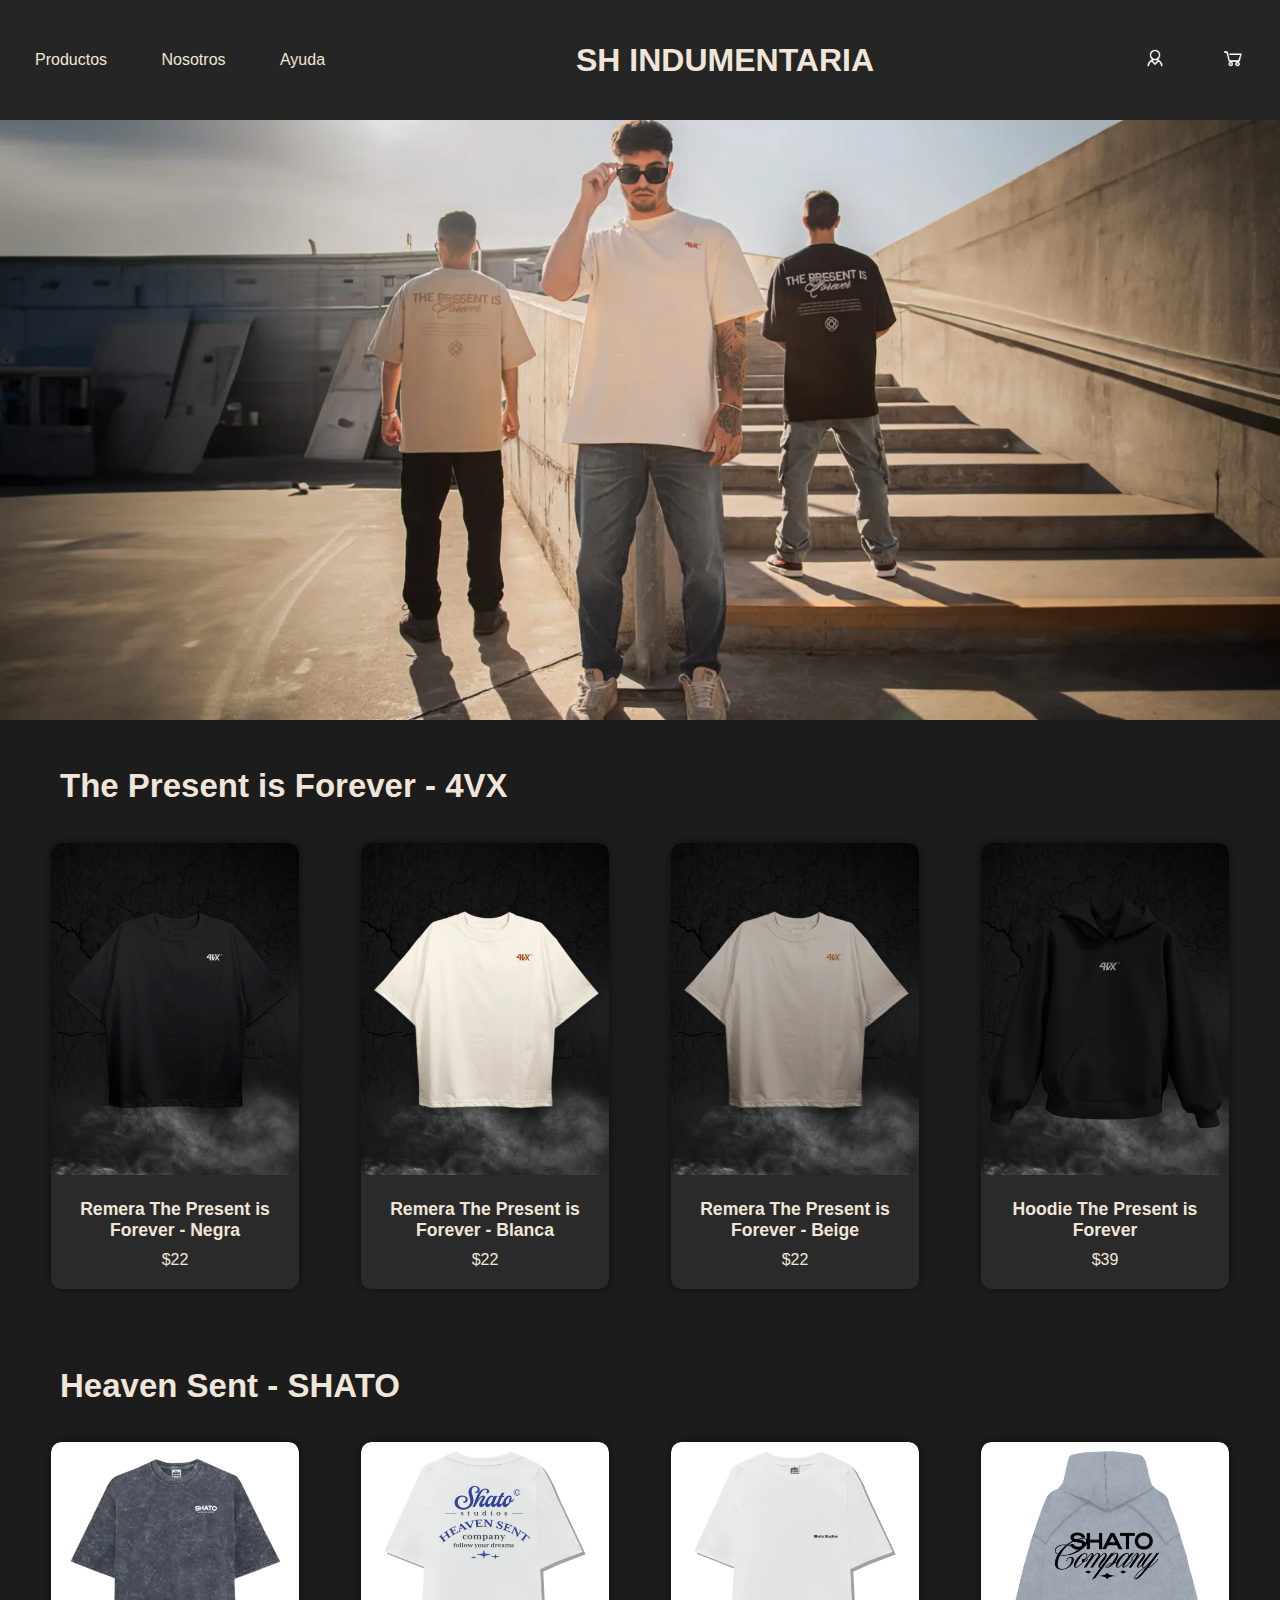
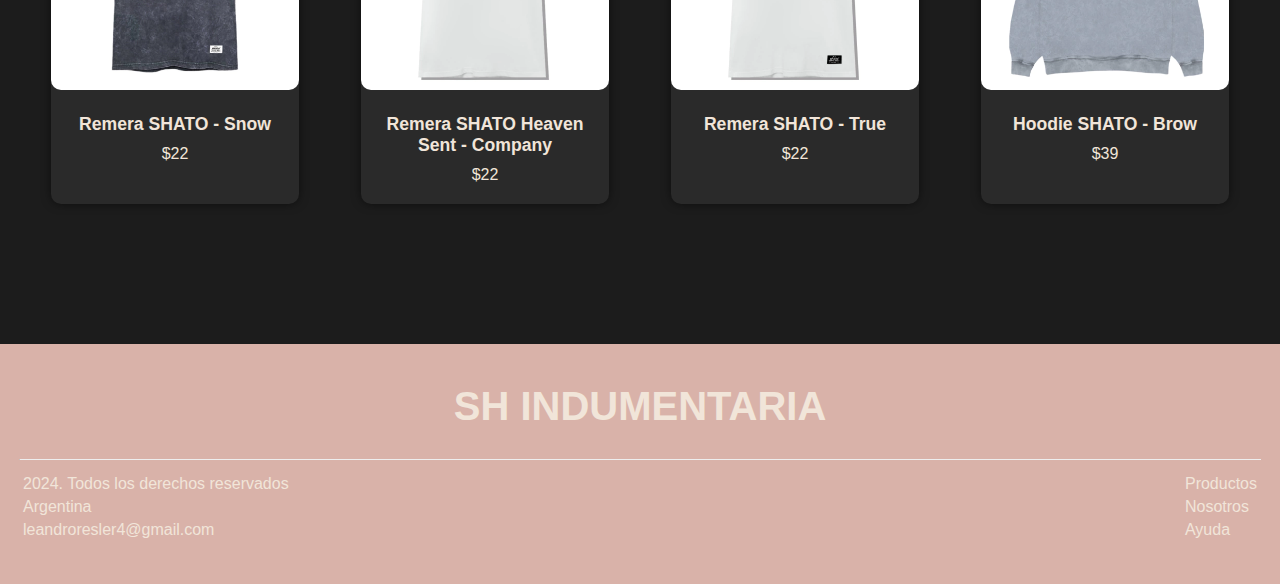
<file: index.html>
<!DOCTYPE html>
<html>
    <head>
        <title>SH INDUMENTARIA</title>
        
        <link rel="stylesheet" type="text/css" href="styles.css">
        <link rel="stylesheet" type="text/css" href="seccion-style.css">
        <script src="script.js"></script>
    </head>

    <body>

        <header>
            <div class="menu">
                <div class="navegacion">
                    <nav>
                        <ul>
                            <div class="left">
                                <li><a href="secciones/productos.html">Productos</a></li>
                                <li><a href="secciones/nosotros.html">Nosotros</a></li>
                                <li><a href="secciones/ayuda.html">Ayuda</a></li>
                            </div>
                            <div class="center">
                                <div id="titulo">
                                    <h1><a href="index.html">SH INDUMENTARIA</a></h1>
                                </div>
                            </div>
                            <div class="right">
                                <li class="cuenta"><a href="secciones/micuenta.html"><img src="iconos/micuenta.png" alt="Mi cuenta"></a></li>
                                <li class="carrito"><a href="secciones/carrito.html"><img src="iconos/carrito.png" alt="carrito"></a></li>
                            </div>
                        </ul>
                    </nav>
                </div>
            </div>
        </header>

        <div class="slider">
            <div class="slides">
                <div class="slide">
                    <img src="img/intro-4vx.jpg" alt="Slider Image 1">
                </div>
                <div class="slide">
                    <img src="img/intro-shato.jpg" alt="Slider Image 2">
                </div>
            </div>
        </div>

        <main>
            <div class="titulo-destacado">
                <h2>The Present is Forever - 4VX</h2>
            </div>
            <section id="destacados">
                <div class="producto">
                    <img src="img/Remera-Present-Negra-Frente.jpg" alt="Remera The Present is Forever - Negra">
                    <div class="ver"><button onclick="agregarAlCarrito('Remera The Present is Forever - Negra', 22)">COMPRAR</button></div>
                    <div class="producto-info">
                        <h4>Remera The Present is Forever - Negra</h4>
                        <p>$22</p>
                    </div>
                </div>
                <div class="producto">
                    <img src="img/Remera-Present-Beige-Frente.jpg" alt="Remera The Present is Forever - Blanca">
                    <div class="ver"><button onclick="agregarAlCarrito('Remera The Present is Forever - Blanca', 22)">COMPRAR</button></div>
                    <div class="producto-info">
                        <h4>Remera The Present is Forever - Blanca</h4>
                        <p>$22</p>
                    </div>
                </div>
                <div class="producto">
                    <img src="img/Remera-Present-Marron-Frente.jpg" alt="Remera The Present is Forever - Beige">
                    <div class="ver"><button onclick="agregarAlCarrito('Remera The Present is Forever - Beige', 22)">COMPRAR</button></div>
                    <div class="producto-info">
                        <h4>Remera The Present is Forever - Beige</h4>
                        <p>$22</p>
                    </div>
                </div>
                <div class="producto">
                    <img src="img/Buzo-The-present-is-forever-FRENTE.jpg" alt="Hoodie The Present is Forever">
                    <div class="ver"><button onclick="agregarAlCarrito('Hoodie The Present is Forever', 39)">COMPRAR</button></div>
                    <div class="producto-info">
                        <h4>Hoodie The Present is Forever</h4>
                        <p>$39</p>
                    </div>
                </div>
            </section>
            
            <div class="titulo-destacado">
                <h2>Heaven Sent - SHATO</h2>
            </div>
            <section id="destacados">
                <div class="producto">
                    <img src="img/remera-shato1webp.jpg" alt="Remera SHATO - Snow">
                    <div class="ver"><button onclick="agregarAlCarrito('Remera SHATO - Snow', 22)">COMPRAR</button></div>
                    <div class="producto-info">
                        <h4>Remera SHATO - Snow</h4>
                        <p>$22</p>
                    </div>
                </div>
                <div class="producto">
                    <img src="img/remera-shato2webp.jpg" alt="Remera SHATO Heaven Sent - Company">
                    <div class="ver"><button onclick="agregarAlCarrito('Remera SHATO Heaven Sent - Company', 22)">COMPRAR</button></div>
                    <div class="producto-info">
                        <h4>Remera SHATO Heaven Sent - Company</h4>
                        <p>$22</p>
                    </div>
                </div>
                <div class="producto">
                    <img src="img/remera-shato3webp.jpg" alt="Remera SHATO - True">
                    <div class="ver"><button onclick="agregarAlCarrito('Remera SHATO - True', 22)">COMPRAR</button></div>
                    <div class="producto-info">
                        <h4>Remera SHATO - True</h4>
                        <p>$22</p>
                    </div>
                </div>
                <div class="producto">
                    <img src="img/buzo-shato1.jpg" alt="Hoodie SHATO - Brow">
                    <div class="ver"><button onclick="agregarAlCarrito('Hoodie SHATO - Brow', 39)">COMPRAR</button></div>
                    <div class="producto-info">
                        <h4>Hoodie SHATO - Brow</h4>
                        <p>$39</p>
                    </div>
                </div>
            </section>
        </main>

        <footer class="footer">
            <div class="footer-title">
                <h3>SH INDUMENTARIA</h3>
            </div>
            <hr class="title-line">
            <div class="footer-sections">
                <div class="left">
                    <ul>
                        <li>2024. Todos los derechos reservados</li>
                        <li>Argentina</li>
                        <li>leandroresler4@gmail.com</li>
                    </ul>
                </div>
                <div class="right">
                    <ul>
                        <li><a href="secciones/productos.html">Productos</a></li>
                        <li><a href="secciones/nosotros.html">Nosotros</a></li>
                        <li><a href="secciones/ayuda.html">Ayuda</a></li>
                    </ul>
                </div>
            </div>
        </footer>

    </body>
</html>
</file>
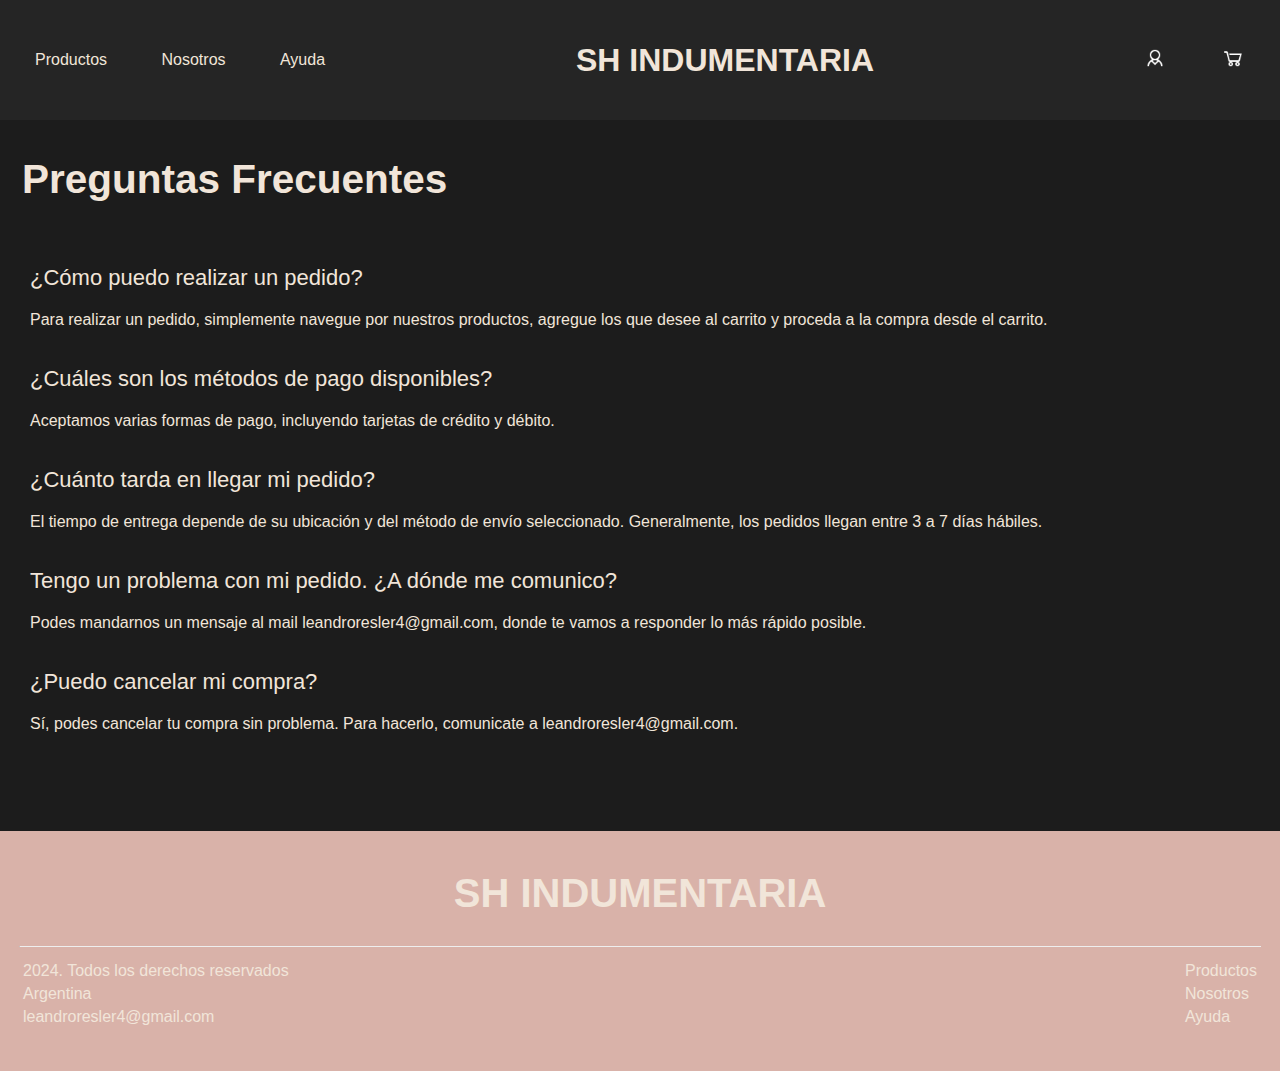
<file: secciones/ayuda.html>
<!DOCTYPE html>
<html lang="es">
<head>
    <title>SH INDUMENTARIA</title>
    <link rel="stylesheet" type="text/css" href="../styles.css">
    <link rel="stylesheet" type="text/css" href="../seccion-style.css">
    <script src="../script.js"></script>
</head>
<body>
    <header>
        <div class="menu">
            <div class="navegacion">
                <nav>
                    <ul>
                        <div class="left">
                            <li><a href="productos.html">Productos</a></li>
                            <li><a href="nosotros.html">Nosotros</a></li>
                            <li><a href="ayuda.html">Ayuda</a></li>
                        </div>
                        <div class="center">
                            <div id="titulo">
                                <h1><a href="../index.html">SH INDUMENTARIA</a></h1>
                            </div>
                        </div>
                        <div class="right">
                            <li class="cuenta"><a href="micuenta.html"><img src="../iconos/micuenta.png" alt="Mi cuenta"></a></li>
                            <li class="carrito"><a href="carrito.html"><img src="../iconos/carrito.png" alt="carrito"></a></li>
                        </div>
                    </ul>
                </nav>
            </div>
        </div>
    </header>

    <div class="titulo-faq">
    <h2>Preguntas Frecuentes</h2>
    </div>

    <div class="seccion-faq">
        <div class="faq">
            <div class="preguntas-faq">¿Cómo puedo realizar un pedido?</div>
            <div class="respuestas-faq">Para realizar un pedido, simplemente navegue por nuestros productos, agregue los que desee al carrito y proceda a la compra desde el carrito.</div>
            <br>
        </div>
        <div class="faq">
            <div class="preguntas-faq">¿Cuáles son los métodos de pago disponibles?</div>
            <div class="respuestas-faq">Aceptamos varias formas de pago, incluyendo tarjetas de crédito y débito.</div>
            <br>
        </div>
        <div class="faq">
            <div class="preguntas-faq">¿Cuánto tarda en llegar mi pedido?</div>
            <div class="respuestas-faq">El tiempo de entrega depende de su ubicación y del método de envío seleccionado. Generalmente, los pedidos llegan entre 3 a 7 días hábiles.</div>
            <br>
        </div>
        <div class="faq">
            <div class="preguntas-faq">Tengo un problema con mi pedido. ¿A dónde me comunico?</div>
            <div class="respuestas-faq">Podes mandarnos un mensaje al mail leandroresler4@gmail.com, donde te vamos a responder lo más rápido posible.</div>
            <br>
        </div>
        <div class="faq">
            <div class="preguntas-faq">¿Puedo cancelar mi compra?</div>
            <div class="respuestas-faq">Sí, podes cancelar tu compra sin problema. Para hacerlo, comunicate a leandroresler4@gmail.com.</div>
            <br>
        </div>
    </div>

    <footer class="footer">
        <div class="footer-title">
            <h3>SH INDUMENTARIA</h3>
        </div>
        <hr class="title-line">
        <div class="footer-sections">
            <div class="left">
                <ul>
                    <li>2024. Todos los derechos reservados</li>
                    <li>Argentina</li>
                    <li>leandroresler4@gmail.com</li>
                </ul>
            </div>
            <div class="right">
                <ul>
                    <li><a href="productos.html">Productos</a></li>
                    <li><a href="nosotros.html">Nosotros</a></li>
                    <li><a href="ayuda.html">Ayuda</a></li>
                </ul>
            </div>
        </div>
    </footer>

</body>
</html>
</file>
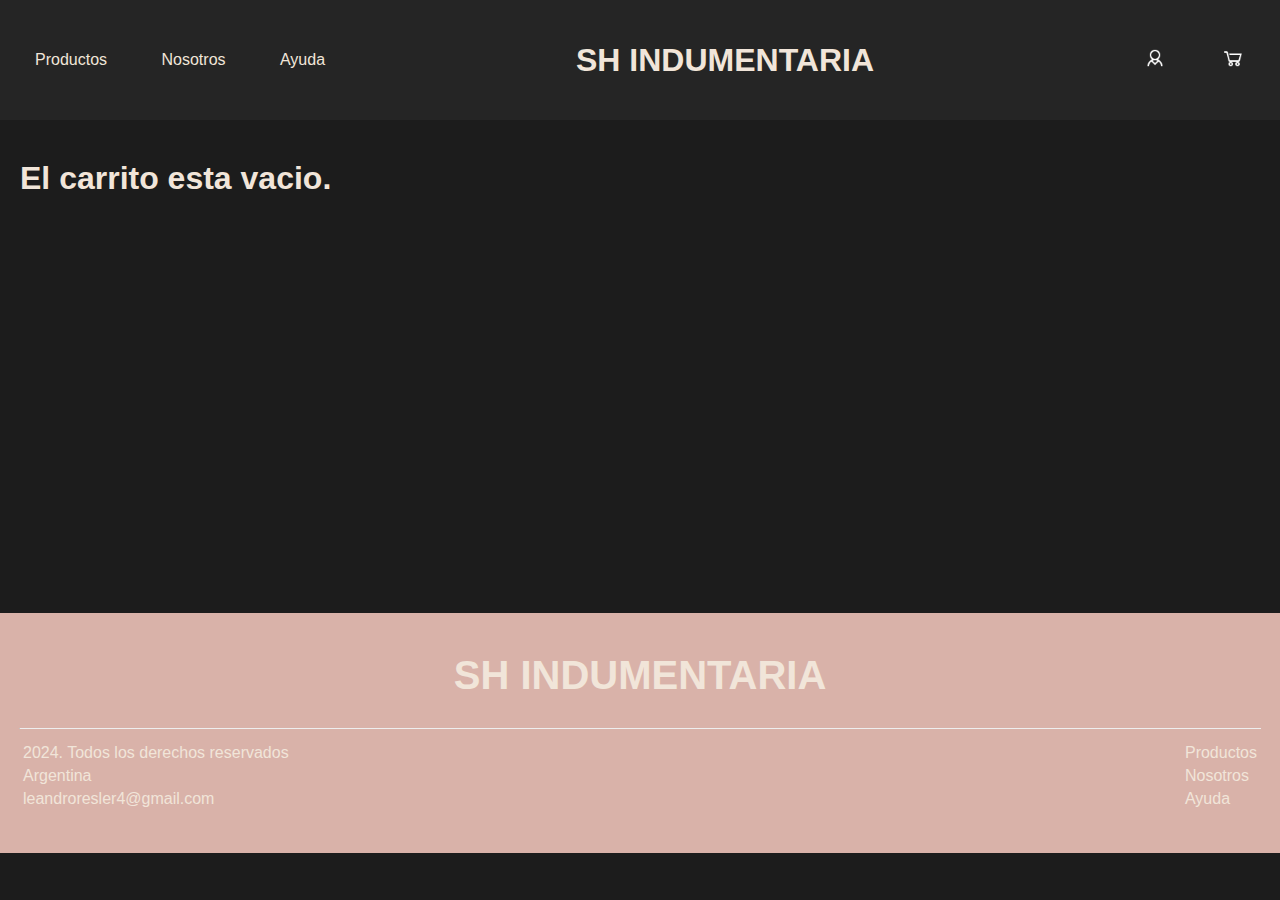
<file: secciones/carrito.html>
<!DOCTYPE html>
<html lang="es">
    <head>
        <title>SH INDUMENTARIA</title>
        <link rel="stylesheet" type="text/css" href="../styles.css">
        <link rel="stylesheet" type="text/css" href="../seccion-style.css">
        <script src="../script.js"></script>
        <script>
            document.addEventListener('DOMContentLoaded', function () {
                mostrarCarrito();
            });
        </script>
    </head>

    <body>

        <header>
            <div class="menu">
                <div class="navegacion">
                    <nav>
                        <ul>
                            <div class="left">
                                <li><a href="productos.html">Productos</a></li>
                                <li><a href="nosotros.html">Nosotros</a></li>
                                <li><a href="ayuda.html">Ayuda</a></li>
                            </div>
                            <div class="center">
                                <div id="titulo">
                                    <h1><a href="../index.html">SH INDUMENTARIA</a></h1>
                                </div>
                            </div>
                            <div class="right">
                                <li class="cuenta"><a href="micuenta.html"><img src="../iconos/micuenta.png" alt="Mi cuenta"></a></li>
                                <li class="carrito"><a href="carrito.html"><img src="../iconos/carrito.png" alt="carrito"></a></li>
                            </div>
                        </ul>
                    </nav>
                </div>
            </div>
        </header>


        <div id="carrito">
            <h1>Carrito</h1>
        </div>


        <footer class="footer">
            <div class="footer-title">
                <h3>SH INDUMENTARIA</h3>
            </div>
            <hr class="title-line">
            <div class="footer-sections">
                <div class="left">
                    <ul>
                        <li>2024. Todos los derechos reservados</li>
                        <li>Argentina</li>
                        <li>leandroresler4@gmail.com</li>
                    </ul>
                </div>
                <div class="right">
                    <ul>
                        <li><a href="productos.html">Productos</a></li>
                        <li><a href="nosotros.html">Nosotros</a></li>
                        <li><a href="ayuda.html">Ayuda</a></li>
                    </ul>
                </div>
            </div>
        </footer>
        
    </body>
</html>
</file>
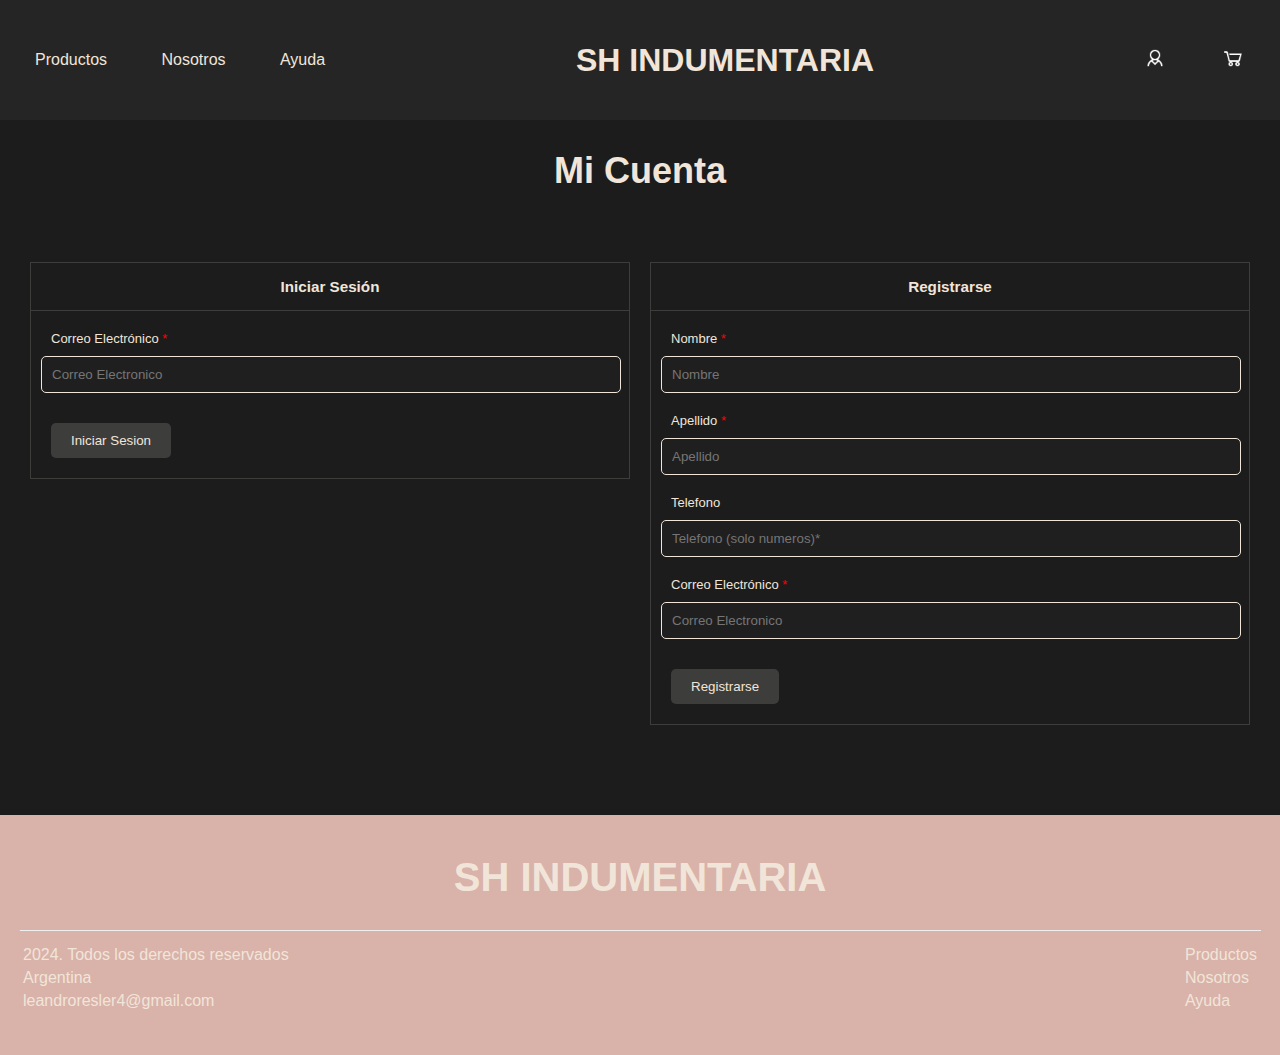
<file: secciones/micuenta.html>
<!DOCTYPE html>
<html lang="es">
    <head>
        <title>SH INDUMENTARIA</title>
        <link rel="stylesheet" type="text/css" href="../styles.css" />
        <link rel="stylesheet" type="text/css" href="../seccion-style.css" />
        <script src="../script.js"></script>
    </head>

    <body>

        <header>
            <div class="menu">
                <div class="navegacion">
                    <nav>
                        <ul>
                            <div class="left">
                                <li><a href="productos.html">Productos</a></li>
                                <li><a href="nosotros.html">Nosotros</a></li>
                                <li><a href="ayuda.html">Ayuda</a></li>
                            </div>
                            <div class="center">
                                <div id="titulo">
                                    <h1><a href="../index.html">SH INDUMENTARIA</a></h1>
                                </div>
                            </div>
                            <div class="right">
                                <li class="cuenta"><a href="micuenta.html"><img src="../iconos/micuenta.png" alt="Mi cuenta"></a></li>
                                <li class="carrito"><a href="carrito.html"><img src="../iconos/carrito.png" alt="carrito"></a></li>
                            </div>
                        </ul>
                    </nav>
                </div>
            </div>
        </header>

        <div class="title-form">
            <h1>Mi Cuenta</h1>
        </div>

        <section class="formulario">
            <div class="formulario-left">
                <form id="form-left">
                    <div class="title-form-left">
                        <h3>Iniciar Sesión</h3>
                    </div>

                    <label>Correo Electrónico <span class="aterisco">*</span></label>
                    <input type="text" name="correo" placeholder="Correo Electronico">
    
                    <button type="button" onclick="validarSesion()" id="button-form-left">Iniciar Sesion</button>

                </form>
            </div>

            <div class="formulario-right">
                <form id="form-right">
                    <div class="title-form-right">
                        <h3>Registrarse</h3>
                    </div>

                    <label>Nombre <span class="aterisco">*</span></label>
                    <input type="text" name="nombre" placeholder="Nombre">

                    <label>Apellido <span class="aterisco">*</span></label>
                    <input type="text" name="apellido" placeholder="Apellido">
    
                    <label>Telefono</label>
                    <input type="text" name="telefono" placeholder="Telefono (solo numeros)*">

                    <label>Correo Electrónico <span class="aterisco">*</span></label>
                    <input type="text" name="correo" placeholder="Correo Electronico">
    
                    <button type="button" onclick="validarRegistro()" id="button-form-right">Registrarse</button>
                </form>
            </div>
        </section>

        <footer class="footer">
            <div class="footer-title">
                <h3>SH INDUMENTARIA</h3>
            </div>
            <hr class="title-line">
            <div class="footer-sections">
                <div class="left">
                    <ul>
                        <li>2024. Todos los derechos reservados</li>
                        <li>Argentina</li>
                        <li>leandroresler4@gmail.com</li>
                    </ul>
                </div>
                <div class="right">
                    <ul>
                        <li><a href="productos.html">Productos</a></li>
                        <li><a href="nosotros.html">Nosotros</a></li>
                        <li><a href="ayuda.html">Ayuda</a></li>
                    </ul>
                </div>
            </div>
        </footer>
        
    </body>
</html>
</file>
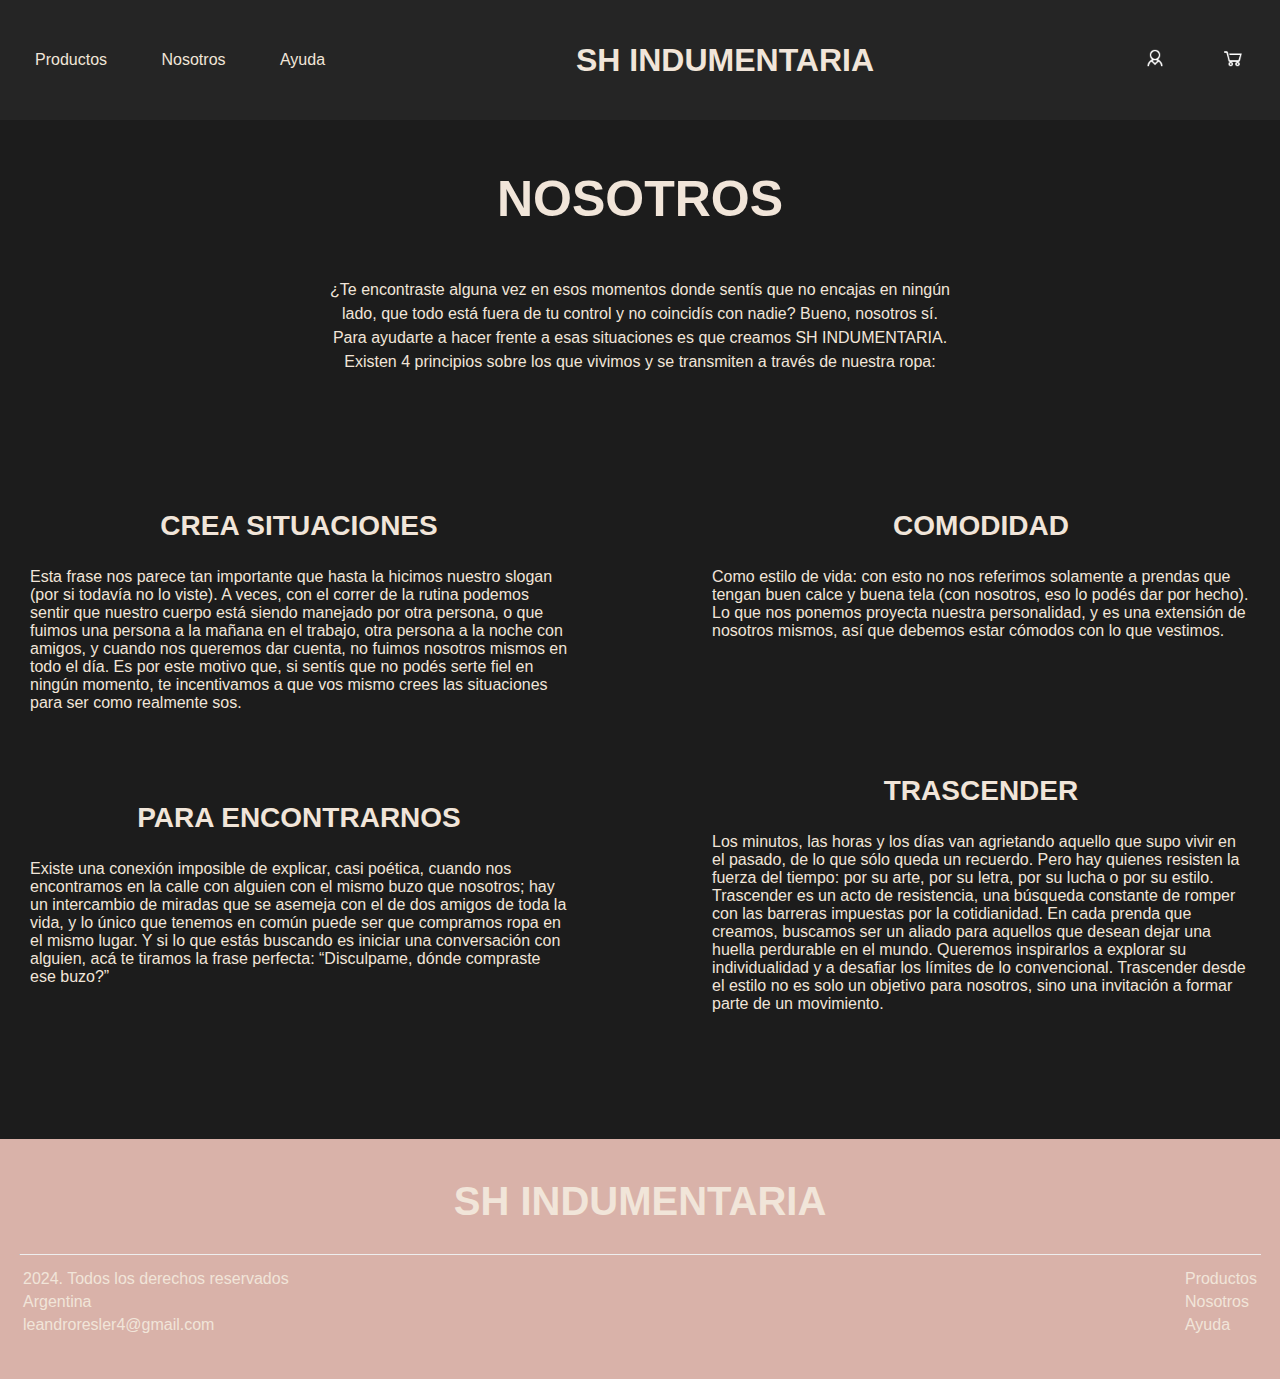
<file: secciones/nosotros.html>
<!DOCTYPE html>
<html lang="en">
    <head>
        <title>SH INDUMENTARIA</title>
        <link rel="stylesheet" type="text/css" href="../styles.css" />
        <link rel="stylesheet" type="text/css" href="../seccion-style.css" />
    </head>

    <body>
    
        <header>
            <div class="menu">
                <div class="navegacion">
                    <nav>
                        <ul>
                            <div class="left">
                                <li><a href="productos.html">Productos</a></li>
                                <li><a href="nosotros.html">Nosotros</a></li>
                                <li><a href="ayuda.html">Ayuda</a></li>
                            </div>
                            <div class="center">
                                <div id="titulo">
                                    <h1><a href="../index.html">SH INDUMENTARIA</a></h1>
                                </div>
                            </div>
                            <div class="right">
                                <li class="cuenta"><a href="micuenta.html"><img src="../iconos/micuenta.png" alt="Mi cuenta"></a></li>
                                <li class="carrito"><a href="carrito.html"><img src="../iconos/carrito.png" alt="carrito"></a></li>
                            </div>
                        </ul>
                    </nav>
                </div>
            </div>
        </header>

        <main class="container-nosotros">
            <div class="top-panel">
                <h3>NOSOTROS</h3>
                <div class="text-top-panel">
                    <p>¿Te encontraste alguna vez en esos momentos donde sentís que no encajas en ningún lado, que todo está fuera de tu control y no coincidís con nadie? Bueno, nosotros sí. Para ayudarte a hacer frente a esas situaciones es que creamos SH INDUMENTARIA. Existen 4 principios sobre los que vivimos y se transmiten a través de nuestra ropa:</p>
                </div>
            </div>
            <div class="bottom-panels">
                <div class="left-panel">
                    <div class="text-nosotros">
                        <h4>CREA SITUACIONES</h4>
                        <p>Esta frase nos parece tan importante que hasta la hicimos nuestro slogan (por si todavía no lo viste). A veces, con el correr de la rutina podemos sentir que nuestro cuerpo está siendo manejado por otra persona, o que fuimos una persona a la mañana en el trabajo, otra persona a la noche con amigos, y cuando nos queremos dar cuenta, no fuimos nosotros mismos en todo el día. Es por este motivo que, si sentís que no podés serte fiel en ningún momento, te incentivamos a que vos mismo crees las situaciones para ser como realmente sos.</p>
                    </div>
                    <div class="text-nosotros">
                        <div class="bottom-panel-aling">
                            <h4>PARA ENCONTRARNOS</h4>
                            <p>Existe una conexión imposible de explicar, casi poética, cuando nos encontramos en la calle con alguien con el mismo buzo que nosotros; hay un intercambio de miradas que se asemeja con el de dos amigos de toda la vida, y lo único que tenemos en común puede ser que compramos ropa en el mismo lugar. Y si lo que estás buscando es iniciar una conversación con alguien, acá te tiramos la frase perfecta: “Disculpame, dónde compraste ese buzo?”</p>
                        </div>
                    </div>
                </div>
                <div class="right-panel">
                    <div class="text-nosotros">
                        <h4>COMODIDAD</h4>
                        <p>Como estilo de vida: con esto no nos referimos solamente a prendas que tengan buen calce y buena tela (con nosotros, eso lo podés dar por hecho). Lo que nos ponemos proyecta nuestra personalidad, y es una extensión de nosotros mismos, así que debemos estar cómodos con lo que vestimos.</p>
                    </div>
                    <div class="text-nosotros">
                        <div class="bottom-panel-aling">
                            <div class="aling-bottom">
                                <h4>TRASCENDER</h4>
                                <p>Los minutos, las horas y los días van agrietando aquello que supo vivir en el pasado, de lo que sólo queda un recuerdo. Pero hay quienes resisten la fuerza del tiempo: por su arte, por su letra, por su lucha o por su estilo. Trascender es un acto de resistencia, una búsqueda constante de romper con las barreras impuestas por la cotidianidad. En cada prenda que creamos, buscamos ser un aliado para aquellos que desean dejar una huella perdurable en el mundo. Queremos inspirarlos a explorar su individualidad y a desafiar los límites de lo convencional. Trascender desde el estilo no es solo un objetivo para nosotros, sino una invitación a formar parte de un movimiento.</p>
                            </div>
                        </div>
                    </div>
                </div>
            </div>
        </main>                

        <footer class="footer">
            <div class="footer-title">
                <h3>SH INDUMENTARIA</h3>
            </div>
            <hr class="title-line">
            <div class="footer-sections">
                <div class="left">
                    <ul>
                        <li>2024. Todos los derechos reservados</li>
                        <li>Argentina</li>
                        <li>leandroresler4@gmail.com</li>
                    </ul>
                </div>
                <div class="right">
                    <ul>
                        <li><a href="productos.html">Productos</a></li>
                        <li><a href="nosotros.html">Nosotros</a></li>
                        <li><a href="ayuda.html">Ayuda</a></li>
                    </ul>
                </div>
            </div>
        </footer>


    </body>
</html>
</file>
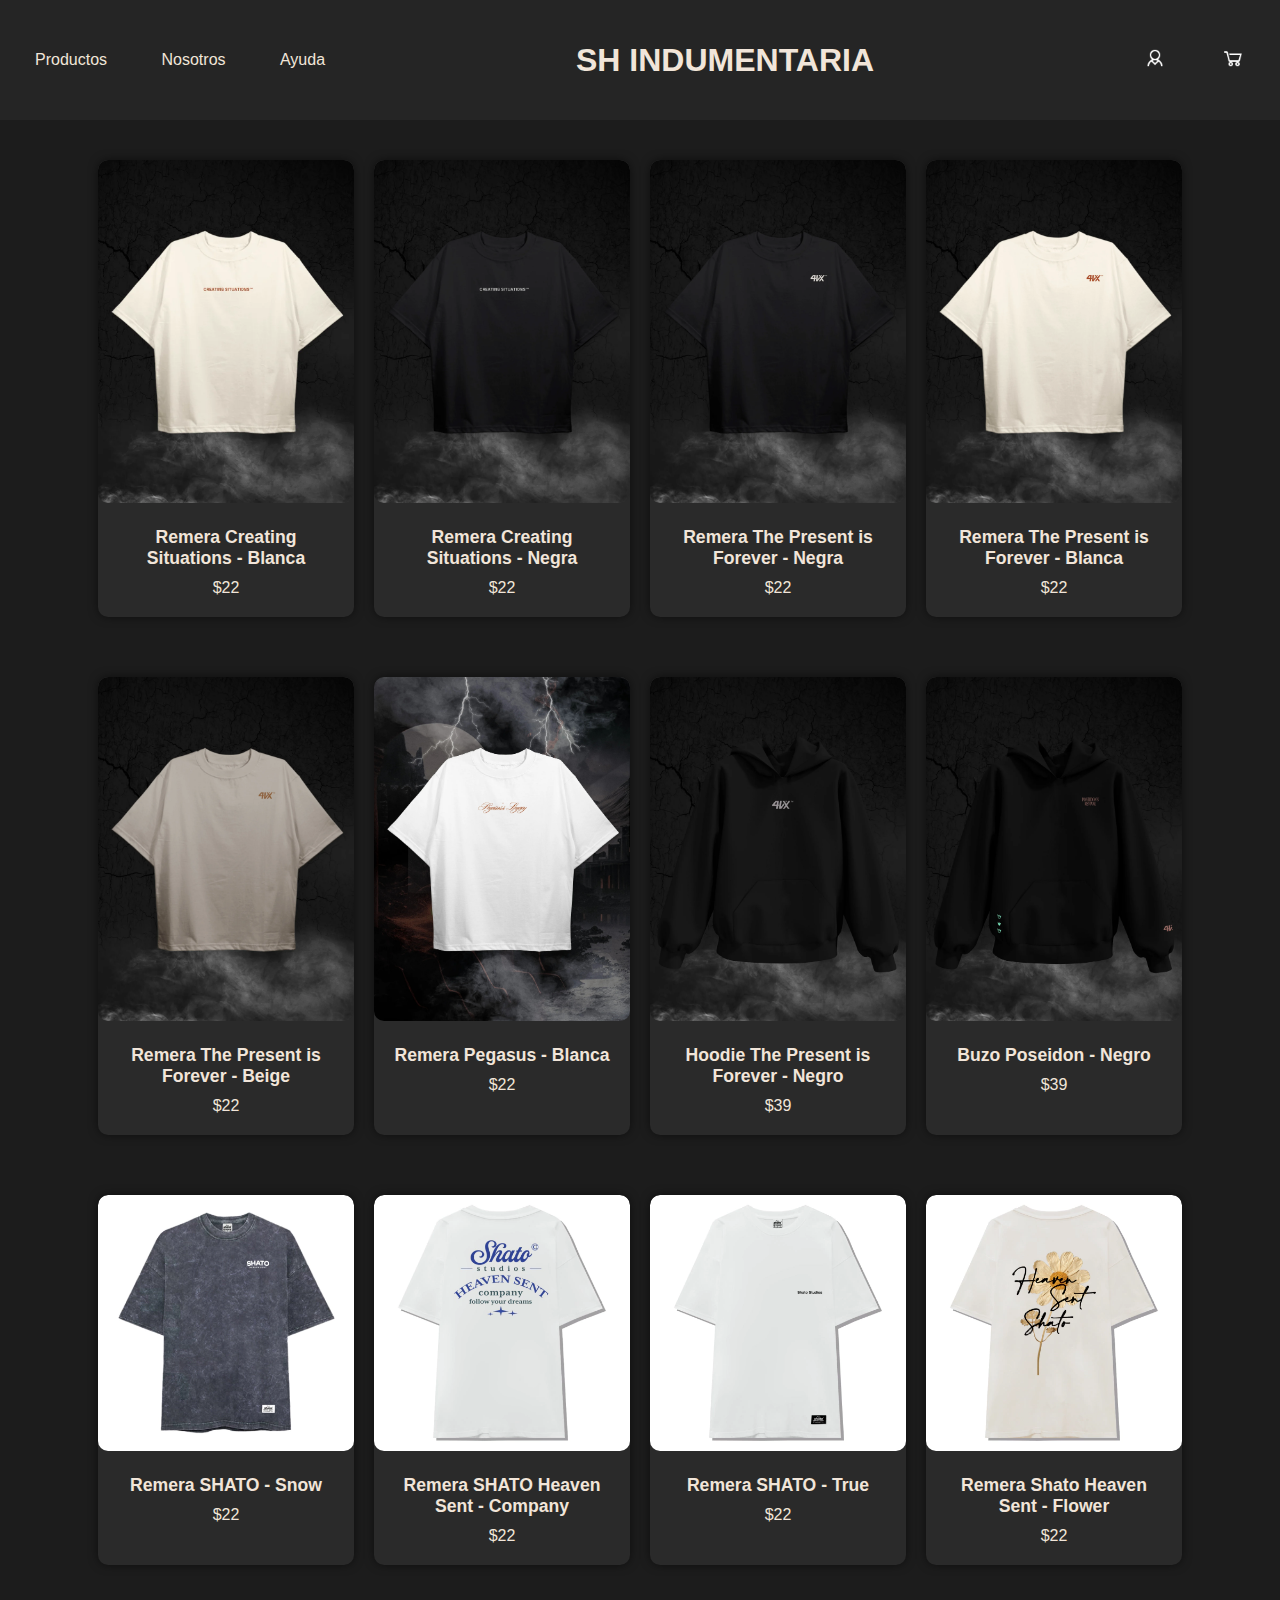
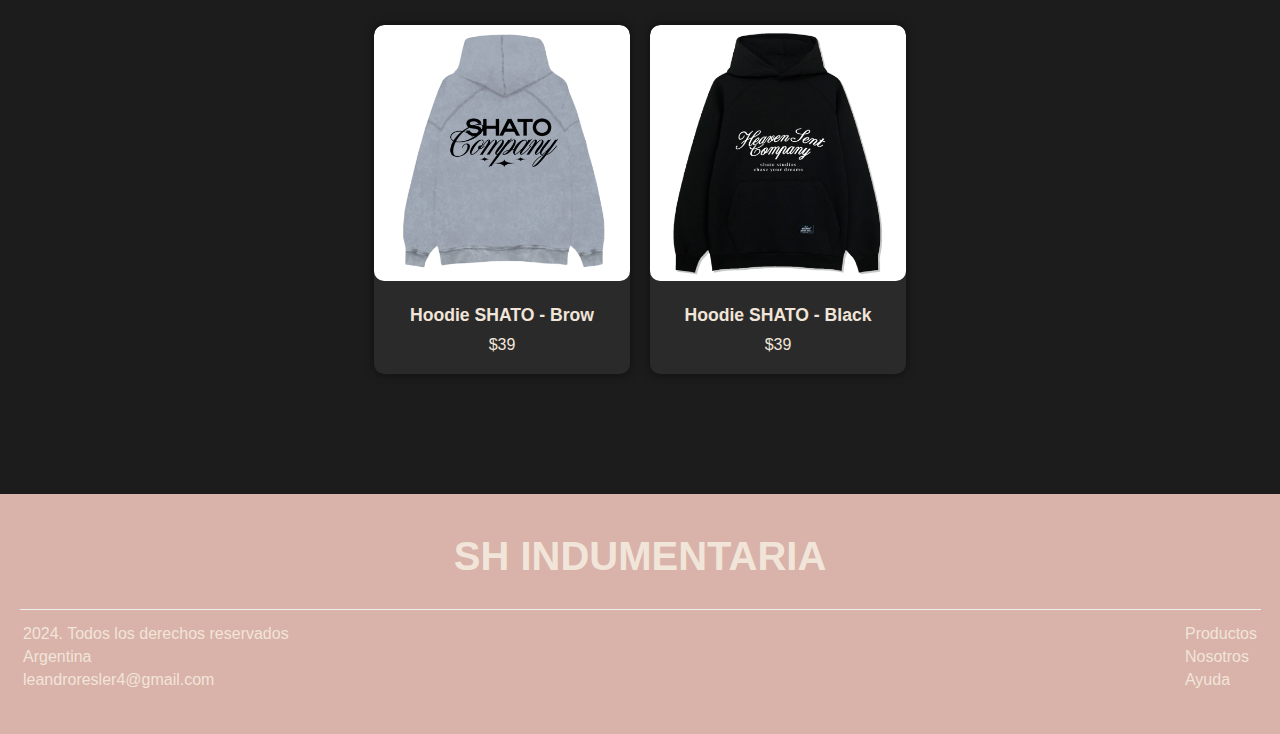
<file: secciones/productos.html>
<!DOCTYPE html>
<html lang="en">
  <head>
    <title>SH INDUMENTARIA</title>
    <link rel="stylesheet" type="text/css" href="../styles.css" />
    <link rel="stylesheet" type="text/css" href="../seccion-style.css" />
    <script src="../script.js"></script>
  </head>

  <body>
    <header>
      <div class="menu">
        <div class="navegacion">
          <nav>
            <ul>
              <div class="left">
                <li><a href="productos.html">Productos</a></li>
                <li><a href="nosotros.html">Nosotros</a></li>
                <li><a href="ayuda.html">Ayuda</a></li>
              </div>
              <div class="center">
                <div id="titulo">
                  <h1><a href="../index.html">SH INDUMENTARIA</a></h1>
                </div>
              </div>
              <div class="right">
                <li class="cuenta">
                  <a href="micuenta.html"
                    ><img src="../iconos/micuenta.png" alt="Mi cuenta"
                  /></a>
                </li>
                <li class="carrito">
                  <a href="carrito.html"
                    ><img src="../iconos/carrito.png" alt="carrito"
                  /></a>
                </li>
              </div>
            </ul>
          </nav>
        </div>
      </div>
    </header>

    <section class="all-products">
        <div class="producto">
        <img
          src="../img/Remera-Creating-Situations-Blanca.jpg"
          alt="Remera Creating Situations - Blanca"
        />
        <div class="ver">
          <button
            onclick="agregarAlCarrito('Remera Creating Situations - Blanca', 22)">
            COMPRAR
          </button>
        </div>
        <div class="producto-info">
          <h4>Remera Creating Situations - Blanca</h4>
          <p>$22</p>
        </div>
      </div>
        <div class="producto">
        <img
          src="../img/Remera-Creating-Situations-Negra-Frente.jpg"
          alt="Remera Creating Situations - Negra"
        />
        <div class="ver">
          <button
            onclick="agregarAlCarrito('Remera Creating Situations - Negra', 22)">
            COMPRAR
          </button>
        </div>
        <div class="producto-info">
          <h4>Remera Creating Situations - Negra</h4>
          <p>$22</p>
        </div>
      </div>
      <div class="producto">
        <img
          src="../img/Remera-Present-Negra-Frente.jpg"
          alt="Remera The Present is Forever - Negra"
        />
        <div class="ver">
          <button
            onclick="agregarAlCarrito('Remera The Present is Forever - Negra', 22)">
            COMPRAR
          </button>
        </div>
        <div class="producto-info">
          <h4>Remera The Present is Forever - Negra</h4>
          <p>$22</p>
        </div>
      </div>
      <div class="producto">
        <img
          src="../img/Remera-Present-Beige-Frente.jpg"
          alt="Remera The Present is Forever - Blanca"
        />
        <div class="ver">
          <button
            onclick="agregarAlCarrito('Remera The Present is Forever - Blanca', 22)">
            COMPRAR
          </button>
        </div>
        <div class="producto-info">
          <h4>Remera The Present is Forever - Blanca</h4>
          <p>$22</p>
        </div>
      </div>
      <div class="producto">
        <img
          src="../img/Remera-Present-Marron-Frente.jpg"
          alt="Remera The Present is Forever - Beige"
        />
        <div class="ver">
          <button
            onclick="agregarAlCarrito('Remera The Present is Forever - Beige', 22)">
            COMPRAR
          </button>
        </div>
        <div class="producto-info">
          <h4>Remera The Present is Forever - Beige</h4>
          <p>$22</p>
        </div>
      </div>
      <div class="producto">
        <img
          src="../img/Remera-Pegasus-Blanca-Frente.jpg"
          alt="Remera Pegasus - Blanca"
        />
        <div class="ver">
          <button
            onclick="agregarAlCarrito('Remera Pegasus - Blanca', 22)">
            COMPRAR
          </button>
        </div>
        <div class="producto-info">
          <h4>Remera Pegasus - Blanca</h4>
          <p>$22</p>
        </div>
      </div>
      <div class="producto">
        <img
          src="../img/Buzo-The-present-is-forever-FRENTE.jpg"
          alt="Hoodie The Present is Forever"
        />
        <div class="ver">
          <button
            onclick="agregarAlCarrito('Hoodie The Present is Forever', 39)">
            COMPRAR
          </button>
        </div>
        <div class="producto-info">
          <h4>Hoodie The Present is Forever - Negro</h4>
          <p>$39</p>
        </div>
      </div>
      <div class="producto">
        <img
          src="../img/Buzo-Poseidon-FRENTE.jpg"
          alt="Buzo Poseidon"
        />
        <div class="ver">
          <button
            onclick="agregarAlCarrito('Buzo Poseidon', 39)">
            COMPRAR
          </button>
        </div>
        <div class="producto-info">
          <h4>Buzo Poseidon - Negro</h4>
          <p>$39</p>
        </div>
      </div>
      <div class="producto">
        <img src="../img/remera-shato1webp.jpg" alt="Remera SHATO - Snow" />
        <div class="ver">
          <button onclick="agregarAlCarrito('Remera SHATO - Snow', 22)">
            COMPRAR
          </button>
        </div>
        <div class="producto-info">
          <h4>Remera SHATO - Snow</h4>
          <p>$22</p>
        </div>
      </div>
      <div class="producto">
        <img
          src="../img/remera-shato2webp.jpg"
          alt="Remera SHATO Heaven Sent - Company"
        />
        <div class="ver">
          <button
            onclick="agregarAlCarrito('Remera SHATO Heaven Sent - Company', 22)">
            COMPRAR
          </button>
        </div>
        <div class="producto-info">
          <h4>Remera SHATO Heaven Sent - Company</h4>
          <p>$22</p>
        </div>
      </div>
      <div class="producto">
        <img src="../img/remera-shato3webp.jpg" alt="Remera SHATO - True" />
        <div class="ver">
          <button onclick="agregarAlCarrito('Remera SHATO - True', 22)">
            COMPRAR
          </button>
        </div>
        <div class="producto-info">
          <h4>Remera SHATO - True</h4>
          <p>$22</p>
        </div>
      </div>
      <div class="producto">
        <img src="../img/remera-shato4.jpg" alt="Remera Shato Heaven Sent - Flower" />
        <div class="ver">
          <button onclick="agregarAlCarrito('Remera Shato Heaven Sent - Flower', 22)">
            COMPRAR
          </button>
        </div>
        <div class="producto-info">
          <h4>Remera Shato Heaven Sent - Flower</h4>
          <p>$22</p>
        </div>
      </div>
      <div class="producto">
        <img src="../img/buzo-shato1.jpg" alt="Hoodie SHATO - Brow" />
        <div class="ver">
          <button onclick="agregarAlCarrito('Hoodie SHATO - Brow', 39)">
            COMPRAR
          </button>
        </div>
        <div class="producto-info">
          <h4>Hoodie SHATO - Brow</h4>
          <p>$39</p>
        </div>
      </div>
      <div class="producto">
        <img src="../img/buzo-shato4.jpg" alt="Hoodie SHATO - Black" />
        <div class="ver">
          <button onclick="agregarAlCarrito('Hoodie SHATO - Black', 39)">
            COMPRAR
          </button>
        </div>
        <div class="producto-info">
          <h4>Hoodie SHATO - Black</h4>
          <p>$39</p>
        </div>
      </div>
    </section>

    <footer class="footer">
      <div class="footer-title">
        <h3>SH INDUMENTARIA</h3>
      </div>
      <hr class="title-line" />
      <div class="footer-sections">
        <div class="left">
          <ul>
            <li>2024. Todos los derechos reservados</li>
            <li>Argentina</li>
            <li>leandroresler4@gmail.com</li>
          </ul>
        </div>
        <div class="right">
          <ul>
            <li><a href="productos.html">Productos</a></li>
            <li><a href="nosotros.html">Nosotros</a></li>
            <li><a href="ayuda.html">Ayuda</a></li>
          </ul>
        </div>
      </div>
    </footer>
  </body>
</html>
</file>
<file: styles.css>
body {
    background-color: #1c1c1c;
    font-family: 'Segoe UI', Tahoma, Geneva, Verdana, sans-serif;
    margin: 0;
    padding: 0;
}

/* HEADER */
header {
    font-family: 'Segoe UI', Tahoma, Geneva, Verdana, sans-serif;
    background-color: #1c1c1c;
    position: fixed;
    width: 100%;
    top: 0;
    left: 0;
    z-index: 1000;
    margin-bottom: 100px;
}

.menu {
    display: flex;
    align-items: center;
    padding: 20px 20px;
    height: 80px;
}
.menu ul {
    list-style-type: none;
    margin: 0;
    padding: 0;
}
.menu ul li {
    display: inline-block;
    margin-right: 20px;
}
.menu ul li a {
    text-decoration: none;
    color: #f1e5d9;
    padding: 10px;
}
.menu:hover {
    background-color: #252525;
    transition: 0.3s;
}

#titulo {
    flex: 0 1 auto;
    text-align: center;
}
#titulo h1 {
    margin: 0;
    display: inline-block;
}
#titulo h1 a {
    text-decoration: none;
    color: #f1e5d9;
}

/* Slider */
.slider {
    width: 100%;
    height: 600px;
    overflow: hidden;
    position: relative;
    margin-top: 120px;
}

.slides {
    display: flex;
    width: 400%;
    height: 100%;
    animation: slide 10s infinite; /* tarda 10 seg la animacion completa */
}

.slide {
    width: 25%;
    height: 100%;
}

.slide img {
    width: 100%;
    height: 100%;
    object-fit: cover;
}

@keyframes slide {
    0% {} /* pocision inicial de la primera imagen */
    50% { transform: translateX(-25%); } /* pocision inicial de la segunda imagen */
}


/* MAIN */
main {
    padding: 20px;
}

.titulo-destacado {
    font-family: 'Segoe UI', Tahoma, Geneva, Verdana, sans-serif;
    font-size: 22px;
    color: #f1e5d9;
    display: flex;
    margin-left: 40px;
}

#destacados {
    display: flex;
    justify-content: space-around;
    flex-wrap: wrap;
}

.producto {
    position: relative;
    background-color: #2a2a2a;
    border-radius: 10px;
    margin: 10px;
    overflow: hidden;
    width: 20%;
    box-shadow: 0 0 10px rgba(0, 0, 0, 0.5);
    transition: transform 0.3s ease;
    margin-bottom: 50px;
}
.producto img {
    width: 100%;
    transition: transform 0.3s ease;
    border-radius: 10px;
}
.producto:hover img {
    transform: scale(0.95); /*el tamaño de la imagen pasa a ser del 95% de su tamaño original*/
}
.producto-info {
    padding: 20px;
    text-align: center;
}
.producto-info h4 {
    font-size: 1.1em;
    margin: 0;
    color: #f1e5d9;
}
.producto-info p {
    font-size: 1em;
    margin: 10px 0 0;
    color: #f1e5d9;
}

.producto:hover .ver {
    opacity: 1;
}
.ver {
    position: absolute;
    top: 98%;
    left: 35px;
    transform: translate(-50%, -50%);
    opacity: 0;
    transition: opacity 0.3s ease;
}
.ver button {
    font-size: 10px;
    color: #f1e5d9;
    text-decoration: none;
    border: none;
    text-align: center;
    border-radius: 10px;
    padding: 4px 8px;
    background-color: #202020d7;
    cursor: pointer;
    margin: 4px 2px;
}
.ver button:hover {
    background-color: #d9b2a9;
    transition: 0.2s ease;
}



/* Estilos para la barra de navegación */
.navegacion {
    flex: 1;
    display: flex;
    justify-content: space-between;
    align-items: center;
}
.navegacion nav ul {
    display: flex;
    width: 100%;
    list-style-type: none;
    margin: 0;
    padding: 0;
}
.navegacion nav ul li {
    margin: 0 15px;
}
.navegacion nav .left {
    position: absolute;
    left: 10px;
    top: 50%;
    transform: translateY(-50%);
}
.navegacion nav .center {
    position: absolute;
    left: 45%;
    transform: translateX(-50%);
    top: 50%;
    transform: translateY(-50%); 
}
.navegacion nav .right {
    position: absolute;
    right: 10px;
    top: 50%;
    transform: translateY(-50%);
}
.navegacion nav ul .right img {
    width: 24px;
    height: 24px;
    filter: invert(100%);
}
.navegacion nav ul li a {
    display: block;
    color: #f1e5d9;
    text-align: center;
    font-size: 16px;
}
.navegacion nav ul .left li a:hover {
    color: #d9b2a9;
    transition: 0.5s;
}



/* Estilos para el footer */
.footer {
    font-family: 'Segoe UI', Tahoma, Geneva, Verdana, sans-serif;
    background-color: #d9b2a9;
    color: #f1e5d9;
    padding: 40px 20px;
    display: flex;
    flex-direction: column;
    align-items: center;
    font-size: 16px;
    margin-top: 70px;
}
.footer ul {
    list-style: none;
    margin: 0;
    padding: 0;
}
.footer ul li {
    margin: 5px 0;
}
.footer ul li a {
    color: #f1e5d9;
    text-decoration: none;
    font-size: 16px;
}
.footer ul li a:hover {
    color: black;
    transition: 0.5s;
}
.footer .left {
    display: flex;
    flex-direction: column;
    margin-left: 3px;
}
.footer .right {
    display: flex;
    flex-direction: row;
    margin-right: 3px;
}
.footer-title h3 {
    font-family: 'Segoe UI', Tahoma, Geneva, Verdana, sans-serif;
    font-size: 40px;
    margin: 0;
    margin-bottom: 20px;
}
.title-line {
    width: 100%;
    color: #f1e5d9;
    margin-top: 5px;
    margin-bottom: 25px;
}
.footer-sections {
    display: flex;
    justify-content: space-between;
    width: 100%;
}
.title-line {
    border-top: 1px #f1e5d9;
    margin: 10px 0;
}
</file>
<file: seccion-style.css>
/* Seccion ayuda */

.titulo-faq {
  font-family: "Segoe UI", Tahoma, Geneva, Verdana, sans-serif;
  font-size: 27px;
  color: #f1e5d9;
  padding: 82px 0px 0px 22px;
  display: flex;
  justify-content: space-between;
  align-items: center;
  margin-top: 40px;
}

.seccion-faq {
  margin: 20px;
  font-family: "Segoe UI", Tahoma, Geneva, Verdana, sans-serif;
}

.preguntas-faq {
  font-size: 22px;
  padding: 10px;
  color: #f1e5d9;
  margin-top: -1px;
  display: flex;
  justify-content: space-between;
  align-items: center;
  transition: color 0.3s, background-color 0.3s;
}

.respuestas-faq {
  color: #f1e5d9;
  display: block;
  padding: 10px;
  border-top: none;
}

/* Seccion nosotros */

.container-nosotros {
  font-family: "Segoe UI", Tahoma, Geneva, Verdana, sans-serif;
  display: flex;
  flex-direction: column;
  justify-content: space-between;
  align-items: center;
  color: #f1e5d9;
  margin-bottom: 80px;
  margin-top: 100px;
}

.top-panel {
  color: #f1e5d9;
  width: 50%;
  text-align: center;
  margin-bottom: 120px;
}
.top-panel h3 {
  font-size: 50px;
}
.text-top-panel p {
  line-height: 1.5;
  font-size: 16px;
}

.bottom-panels {
  display: flex;
  justify-content: space-between;
  align-items: flex-start;
  width: 100%;
}
.bottom-panel-aling {
  margin-top: 80px;
}
.aling-bottom {
  margin-top: 125px;
}

.left-panel,
.right-panel {
  width: 45%;
}

.text-nosotros h4 {
  font-family: "Segoe UI", Tahoma, Geneva, Verdana, sans-serif;
  font-size: 28px;
  color: #f1e5d9;
  text-align: center;
  margin: 0;
}
.text-nosotros p {
  padding: 10px;
  text-align: left;
}

/* Seccion carrito */

#carrito {
    margin-top: 160px;
    margin-bottom: 160px;
    color: #f1e5d9;
}
#carrito h1 {
    margin-left: 20px;
    padding-bottom: 20%;
}

table {
  width: 100%;
  border-collapse: collapse;
  margin-bottom: 120px;
}

th,
td {
  padding: 12px;
  text-align: left;
  border-bottom: 1px solid #f1e5d9;
  color: #f1e5d9;
}

/* Estilos para la cabecera de la tabla */
thead {
  background-color: #1c1c1c;
  color: #f1e5d9;
}

input[type="number"] {
  width: 50px;
  padding: 6px;
  box-sizing: border-box;
  border-radius: 5px;
  background-color: #f1e5d9;
  color: #1c1c1c;
}

select {
    border-radius: 5px;
    background-color: #f1e5d9;
    width: 50px;
    padding: 6px;
}

button {
  padding: 8px 12px;
  background-color: #3d3d3c;
  color: #f1e5d9;
  border: none;
  border-radius: 5px;
  cursor: pointer;
}



button#iniciar-compra,
button#vaciar-carrito {
  padding: 10px 15px;
  border: none;
  cursor: pointer;
  margin-right: 10px;
}


/* Seccion productos */

.all-products {
  display: flex;
  flex-wrap: wrap;
  margin-top: 150px;
  justify-content: center;
}


/* Seccion Mi Cuenta */

.title-form {
  font-family: "Segoe UI", Tahoma, Geneva, Verdana, sans-serif;
  font-size: 18px;
  margin-top: 150px;
  color: #f1e5d9;
  text-align: center;
}
.title-form-left, .title-form-right {
  display: block;
  border-bottom: 1px solid #3d3d3c;
  text-align: center;
}

#form {
  display: flex;
  flex-direction: column;
  justify-content: space-between;
  align-items: center;
}

.formulario {
  display: flex;
  justify-content: space-between;
  align-items: flex-start;
  margin: 50px auto;
  padding: 20px;
  font-family: "Segoe UI", Tahoma, Geneva, Verdana, sans-serif;
  font-size: 13px;
  color: #f1e5d9;
}

.formulario-left, .formulario-right {
  border: 1px solid #3d3d3c;
  margin: 0 10px;
  flex: 1;
}

.formulario input {
  display: block;
  width: calc(100% - 40px);
  margin: 10px 10px;
  padding: 10px;
  background-color: #f1e5d905;
  border-radius: 5px;
  border: 1px solid #f1e5d9;
  color: #f1e5d9;
  transition: background-color 0.3s, border 0.3s;
}
.formulario label {
  display: block;
  margin: 20px 20px 5px 20px;
}

.aterisco {
  color: red;
}

#button-form-left, #button-form-right {
  margin: 20px 20px;
  padding: 10px 20px;
  background-color: #3d3d3c;
  color: #f1e5d9;
  border: none;
  border-radius: 5px;
  cursor: pointer;
}
</file>
